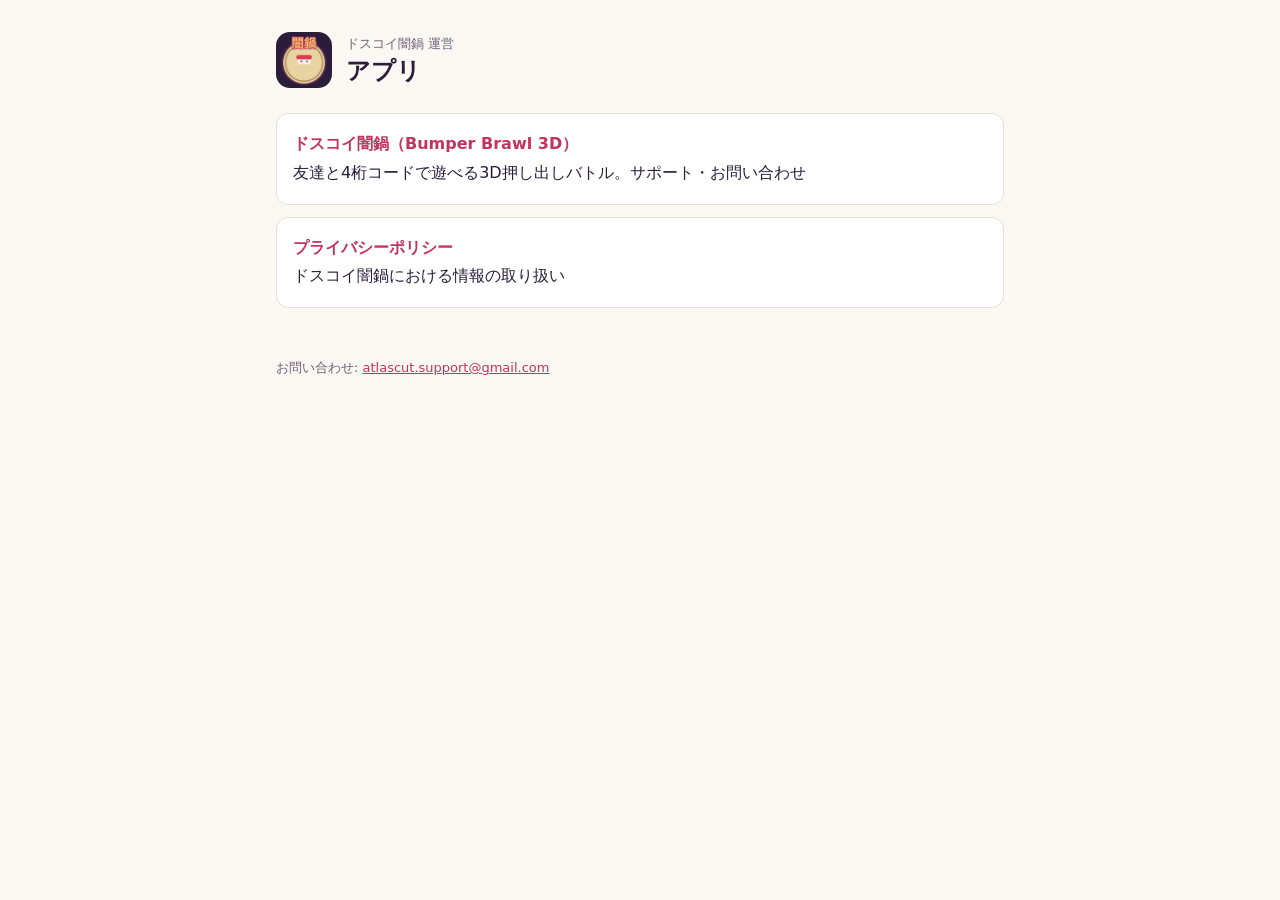
<file: index.html>
<!doctype html>
<html lang="ja">
  <head>
    <meta charset="UTF-8" />
    <meta name="viewport" content="width=device-width, initial-scale=1" />
    <title>ドスコイ闇鍋 運営</title>
    <link rel="icon" href="assets/icon.png" />
    <link rel="stylesheet" href="assets/site.css" />
  </head>
  <body>
    <main>
      <header>
        <img src="assets/icon.png" alt="" />
        <div>
          <div class="app">ドスコイ闇鍋 運営</div>
          <h1>アプリ</h1>
        </div>
      </header>
      <a class="card" href="dosukoi/support.html">
        <strong>ドスコイ闇鍋（Bumper Brawl 3D）</strong>
        友達と4桁コードで遊べる3D押し出しバトル。サポート・お問い合わせ
      </a>
      <a class="card" href="dosukoi/privacy.html">
        <strong>プライバシーポリシー</strong>
        ドスコイ闇鍋における情報の取り扱い
      </a>
      <footer>お問い合わせ: <a href="mailto:atlascut.support@gmail.com">atlascut.support@gmail.com</a></footer>
    </main>
  </body>
</html>
</file>
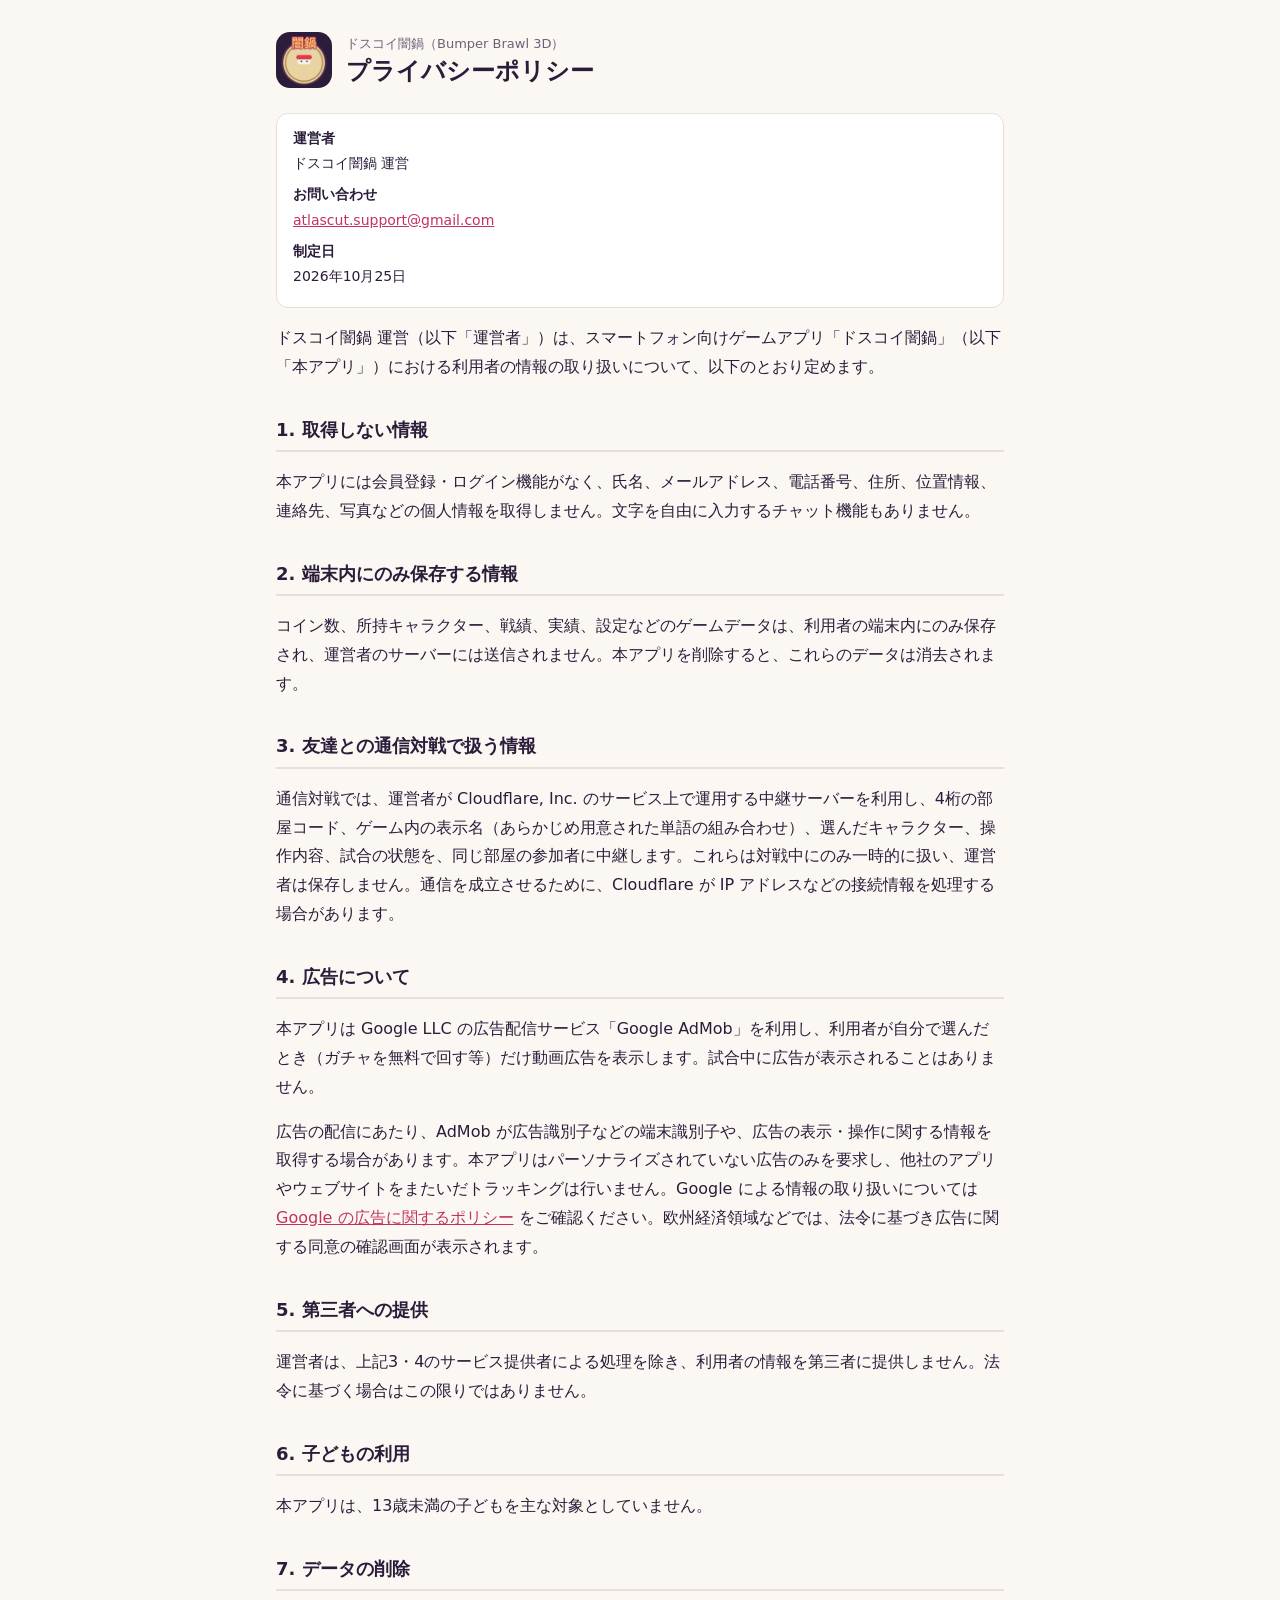
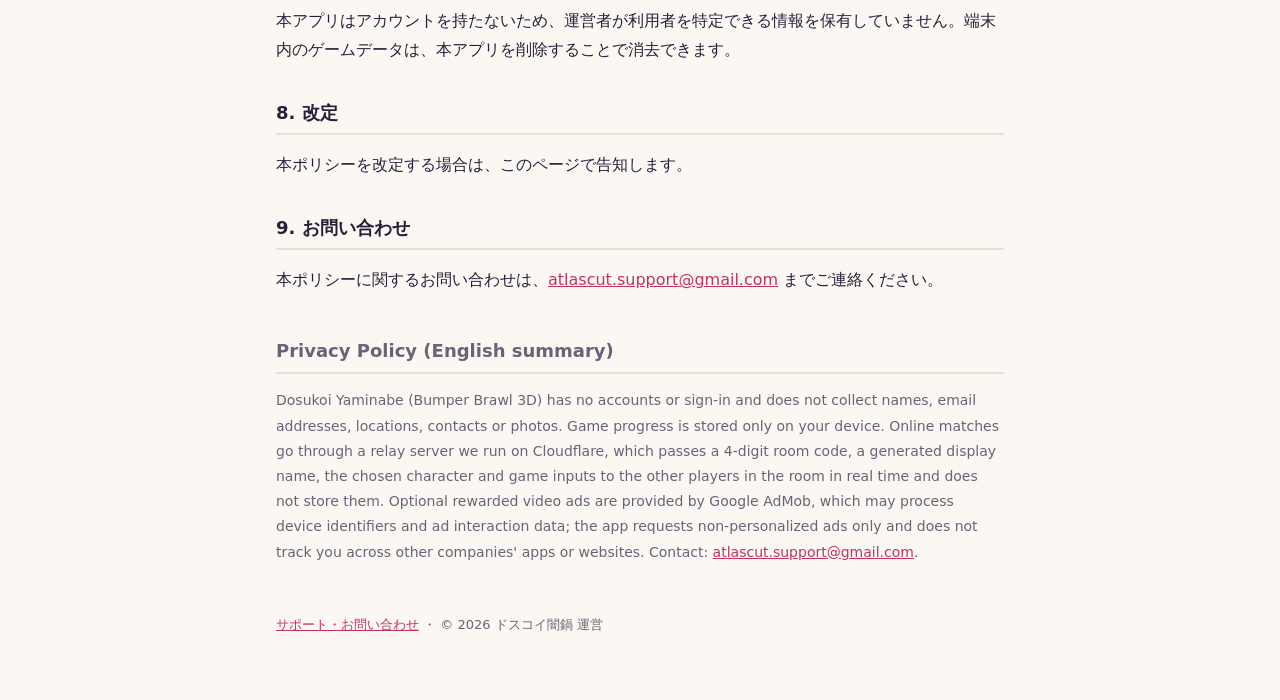
<file: dosukoi/privacy.html>
<!doctype html>
<html lang="ja">
  <head>
    <meta charset="UTF-8" />
    <meta name="viewport" content="width=device-width, initial-scale=1" />
    <title>プライバシーポリシー｜ドスコイ闇鍋</title>
    <meta name="description" content="ドスコイ闇鍋（Bumper Brawl 3D）のプライバシーポリシー" />
    <link rel="icon" href="../assets/icon.png" />
    <link rel="stylesheet" href="../assets/site.css" />
  </head>
  <body>
    <main>
      <header>
        <img src="../assets/icon.png" alt="" />
        <div>
          <div class="app">ドスコイ闇鍋（Bumper Brawl 3D）</div>
          <h1>プライバシーポリシー</h1>
        </div>
      </header>

      <dl class="meta">
        <dt>運営者</dt>
        <dd>ドスコイ闇鍋 運営</dd>
        <dt>お問い合わせ</dt>
        <dd><a href="mailto:atlascut.support@gmail.com">atlascut.support@gmail.com</a></dd>
        <dt>制定日</dt>
        <dd>2026年10月25日</dd>
      </dl>

      <p>
        ドスコイ闇鍋 運営（以下「運営者」）は、スマートフォン向けゲームアプリ「ドスコイ闇鍋」（以下「本アプリ」）における利用者の情報の取り扱いについて、以下のとおり定めます。
      </p>

      <h2>1. 取得しない情報</h2>
      <p>
        本アプリには会員登録・ログイン機能がなく、氏名、メールアドレス、電話番号、住所、位置情報、連絡先、写真などの個人情報を取得しません。文字を自由に入力するチャット機能もありません。
      </p>

      <h2>2. 端末内にのみ保存する情報</h2>
      <p>
        コイン数、所持キャラクター、戦績、実績、設定などのゲームデータは、利用者の端末内にのみ保存され、運営者のサーバーには送信されません。本アプリを削除すると、これらのデータは消去されます。
      </p>

      <h2>3. 友達との通信対戦で扱う情報</h2>
      <p>
        通信対戦では、運営者が Cloudflare, Inc. のサービス上で運用する中継サーバーを利用し、4桁の部屋コード、ゲーム内の表示名（あらかじめ用意された単語の組み合わせ）、選んだキャラクター、操作内容、試合の状態を、同じ部屋の参加者に中継します。これらは対戦中にのみ一時的に扱い、運営者は保存しません。通信を成立させるために、Cloudflare が IP アドレスなどの接続情報を処理する場合があります。
      </p>

      <h2>4. 広告について</h2>
      <p>
        本アプリは Google LLC の広告配信サービス「Google AdMob」を利用し、利用者が自分で選んだとき（ガチャを無料で回す等）だけ動画広告を表示します。試合中に広告が表示されることはありません。
      </p>
      <p>
        広告の配信にあたり、AdMob が広告識別子などの端末識別子や、広告の表示・操作に関する情報を取得する場合があります。本アプリはパーソナライズされていない広告のみを要求し、他社のアプリやウェブサイトをまたいだトラッキングは行いません。Google による情報の取り扱いについては
        <a href="https://policies.google.com/technologies/ads?hl=ja" target="_blank" rel="noopener">Google の広告に関するポリシー</a>
        をご確認ください。欧州経済領域などでは、法令に基づき広告に関する同意の確認画面が表示されます。
      </p>

      <h2>5. 第三者への提供</h2>
      <p>
        運営者は、上記3・4のサービス提供者による処理を除き、利用者の情報を第三者に提供しません。法令に基づく場合はこの限りではありません。
      </p>

      <h2>6. 子どもの利用</h2>
      <p>本アプリは、13歳未満の子どもを主な対象としていません。</p>

      <h2>7. データの削除</h2>
      <p>
        本アプリはアカウントを持たないため、運営者が利用者を特定できる情報を保有していません。端末内のゲームデータは、本アプリを削除することで消去できます。
      </p>

      <h2>8. 改定</h2>
      <p>本ポリシーを改定する場合は、このページで告知します。</p>

      <h2>9. お問い合わせ</h2>
      <p>本ポリシーに関するお問い合わせは、<a href="mailto:atlascut.support@gmail.com">atlascut.support@gmail.com</a> までご連絡ください。</p>

      <section class="en" lang="en">
        <h2>Privacy Policy (English summary)</h2>
        <p>
          Dosukoi Yaminabe (Bumper Brawl 3D) has no accounts or sign-in and does not collect names, email addresses,
          locations, contacts or photos. Game progress is stored only on your device. Online matches go through a relay server
          we run on Cloudflare, which passes a 4-digit room code, a generated display name, the chosen character and game
          inputs to the other players in the room in real time and does not store them. Optional rewarded video ads are provided by Google AdMob, which may process device
          identifiers and ad interaction data; the app requests non-personalized ads only and does not track you across
          other companies' apps or websites. Contact: <a href="mailto:atlascut.support@gmail.com">atlascut.support@gmail.com</a>.
        </p>
      </section>

      <footer>
        <a href="support.html">サポート・お問い合わせ</a> ・ © 2026 ドスコイ闇鍋 運営
      </footer>
    </main>
  </body>
</html>
</file>
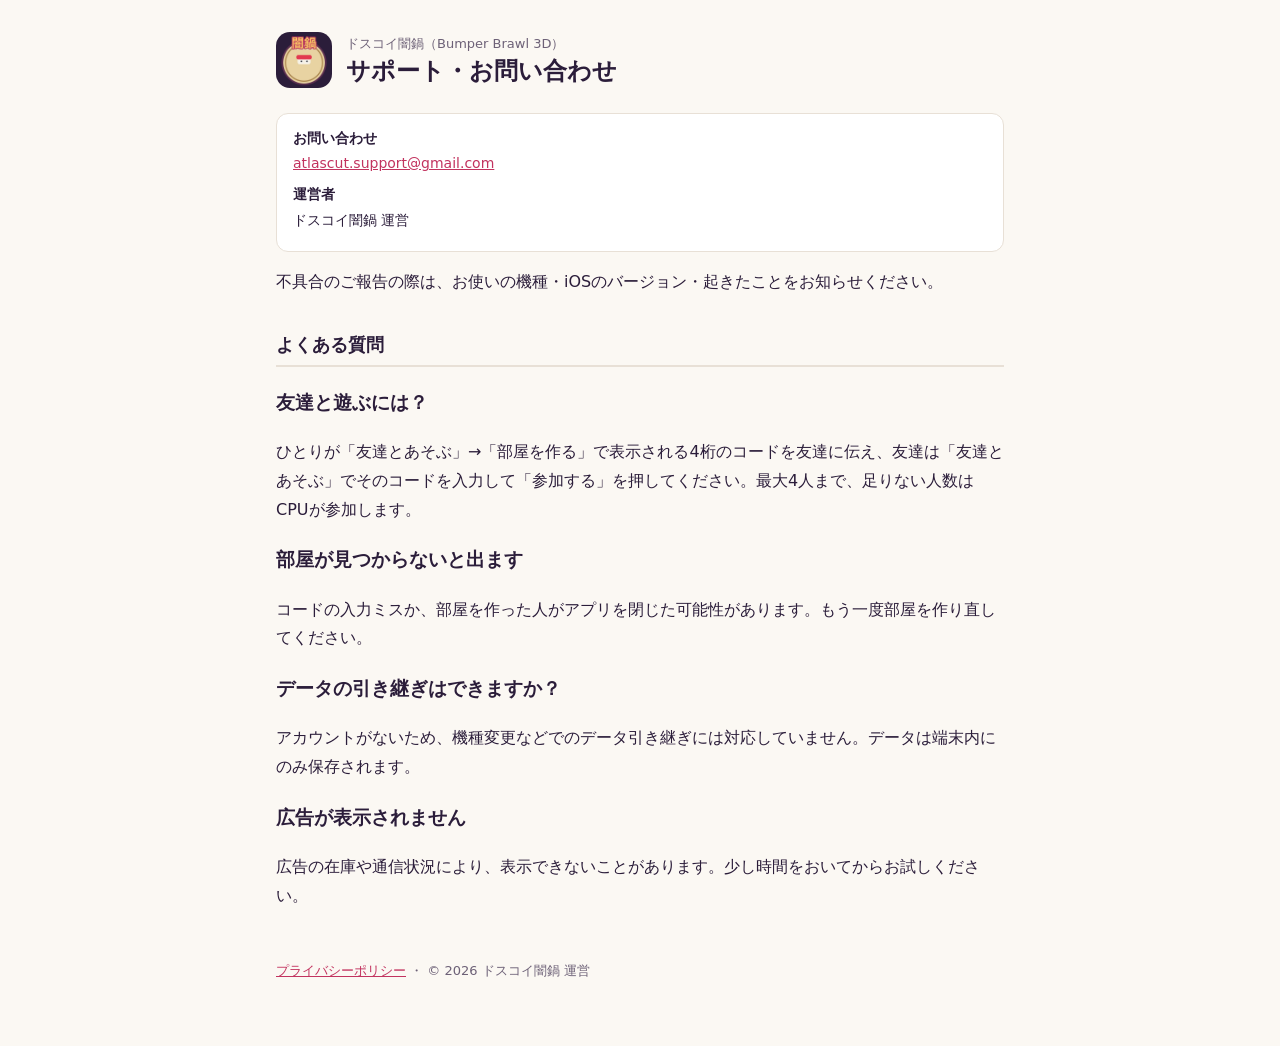
<file: dosukoi/support.html>
<!doctype html>
<html lang="ja">
  <head>
    <meta charset="UTF-8" />
    <meta name="viewport" content="width=device-width, initial-scale=1" />
    <title>サポート｜ドスコイ闇鍋</title>
    <meta name="description" content="ドスコイ闇鍋（Bumper Brawl 3D）のサポート・お問い合わせ" />
    <link rel="icon" href="../assets/icon.png" />
    <link rel="stylesheet" href="../assets/site.css" />
  </head>
  <body>
    <main>
      <header>
        <img src="../assets/icon.png" alt="" />
        <div>
          <div class="app">ドスコイ闇鍋（Bumper Brawl 3D）</div>
          <h1>サポート・お問い合わせ</h1>
        </div>
      </header>

      <dl class="meta">
        <dt>お問い合わせ</dt>
        <dd><a href="mailto:atlascut.support@gmail.com">atlascut.support@gmail.com</a></dd>
        <dt>運営者</dt>
        <dd>ドスコイ闇鍋 運営</dd>
      </dl>
      <p>不具合のご報告の際は、お使いの機種・iOSのバージョン・起きたことをお知らせください。</p>

      <h2>よくある質問</h2>
      <h3>友達と遊ぶには？</h3>
      <p>
        ひとりが「友達とあそぶ」→「部屋を作る」で表示される4桁のコードを友達に伝え、友達は「友達とあそぶ」でそのコードを入力して「参加する」を押してください。最大4人まで、足りない人数はCPUが参加します。
      </p>
      <h3>部屋が見つからないと出ます</h3>
      <p>コードの入力ミスか、部屋を作った人がアプリを閉じた可能性があります。もう一度部屋を作り直してください。</p>
      <h3>データの引き継ぎはできますか？</h3>
      <p>アカウントがないため、機種変更などでのデータ引き継ぎには対応していません。データは端末内にのみ保存されます。</p>
      <h3>広告が表示されません</h3>
      <p>広告の在庫や通信状況により、表示できないことがあります。少し時間をおいてからお試しください。</p>

      <footer>
        <a href="privacy.html">プライバシーポリシー</a> ・ © 2026 ドスコイ闇鍋 運営
      </footer>
    </main>
  </body>
</html>
</file>
<file: assets/site.css>
:root {
  --bg: #fbf8f3;
  --surface: #ffffff;
  --ink: #2b1d3a;
  --muted: #6d6177;
  --accent: #c2335f;
  --line: #e8e0d6;
  color-scheme: light;
}
@media (prefers-color-scheme: dark) {
  :root {
    --bg: #1c1426;
    --surface: #2b1d3a;
    --ink: #f4ecff;
    --muted: #c3b5d1;
    --accent: #ff7aa2;
    --line: #3d2d50;
    color-scheme: dark;
  }
}
* {
  box-sizing: border-box;
}
body {
  margin: 0;
  background: var(--bg);
  color: var(--ink);
  font-family: 'Hiragino Sans', 'Hiragino Kaku Gothic ProN', 'Yu Gothic UI', 'Meiryo', system-ui, sans-serif;
  line-height: 1.8;
}
main {
  max-width: 760px;
  margin: 0 auto;
  padding: 32px 16px 64px;
}
header {
  display: flex;
  align-items: center;
  gap: 14px;
  margin-bottom: 24px;
}
header img {
  width: 56px;
  height: 56px;
  border-radius: 14px;
}
header .app {
  font-size: 13px;
  color: var(--muted);
}
h1 {
  margin: 0;
  font-size: 24px;
  line-height: 1.4;
}
h2 {
  margin-top: 32px;
  padding-bottom: 4px;
  border-bottom: 2px solid var(--line);
  font-size: 18px;
}
a {
  color: var(--accent);
}
.meta {
  padding: 12px 16px;
  border-radius: 12px;
  background: var(--surface);
  border: 1px solid var(--line);
  font-size: 14px;
}
.meta dt {
  font-weight: 700;
}
.meta dd {
  margin: 0 0 6px;
}
.card {
  display: block;
  margin: 12px 0;
  padding: 16px;
  border-radius: 12px;
  background: var(--surface);
  border: 1px solid var(--line);
  color: inherit;
  text-decoration: none;
}
.card strong {
  display: block;
  color: var(--accent);
}
footer {
  margin-top: 48px;
  color: var(--muted);
  font-size: 13px;
}
.en {
  margin-top: 40px;
  color: var(--muted);
  font-size: 14px;
}
</file>
